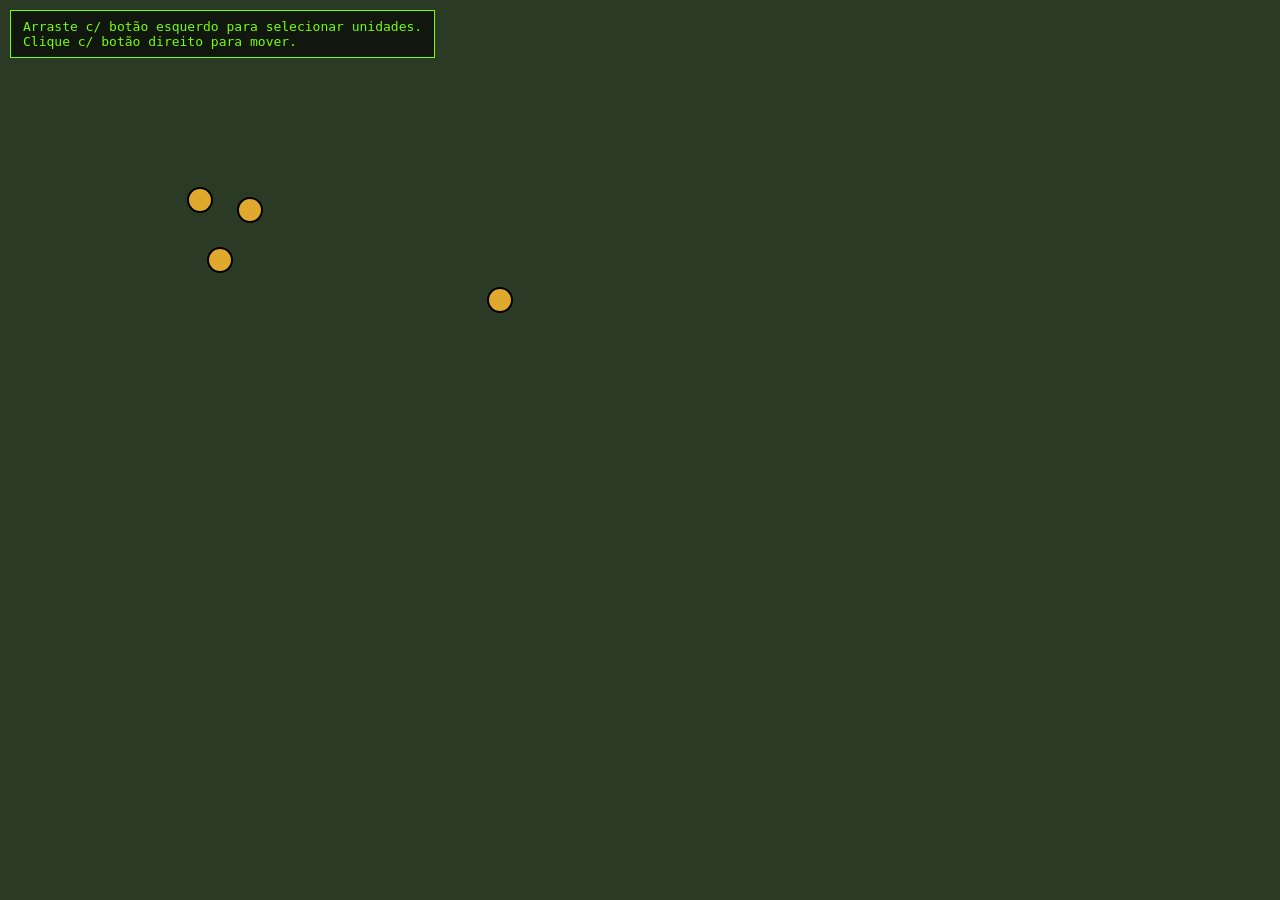
<file: c&ccopy.html>
<!DOCTYPE html>
<html lang="pt-BR">
<head>
  <meta charset="UTF-8">
  <title>RTS Web Prototype - C&C Style</title>
  <style>
    body {
      margin: 0;
      background: #111;
      overflow: hidden;
      font-family: monospace;
      user-select: none;
    }
    #gameCanvas {
      background: #2b3a24; /* Tom clássico de grama militar */
      display: block;
    }
    #ui {
      position: absolute;
      top: 10px;
      left: 10px;
      color: #76ff03;
      background: rgba(0,0,0,0.6);
      padding: 8px 12px;
      border: 1px solid #76ff03;
      font-size: 13px;
    }
  </style>
</head>
<body>
  <div id="ui">
    Arraste c/ botão esquerdo para selecionar unidades.<br>
    Clique c/ botão direito para mover.
  </div>
  <canvas id="gameCanvas"></canvas>

  <script>
    const canvas = document.getElementById('gameCanvas');
    const ctx = canvas.getContext('2d');

    canvas.width = window.innerWidth;
    canvas.height = window.innerHeight;

    // Desativa o menu de contexto do navegador no clique direito
    window.addEventListener('contextmenu', e => e.preventDefault());

    // Estado da seleção
    const selection = {
      active: false,
      startX: 0,
      startY: 0,
      currentX: 0,
      currentY: 0
    };

    // Classe básica da Unidade
    class Unit {
      constructor(x, y) {
        this.x = x;
        this.y = y;
        this.targetX = x;
        this.targetY = y;
        this.speed = 2.5;
        this.radius = 12;
        this.selected = false;
        this.color = '#e0a92d'; // Amarelo/Ouro estilo Nod/GDI
      }

      moveTo(x, y) {
        this.targetX = x;
        this.targetY = y;
      }

      update() {
        const dx = this.targetX - this.x;
        const dy = this.targetY - this.y;
        const dist = Math.hypot(dx, dy);

        if (dist > this.speed) {
          this.x += (dx / dist) * this.speed;
          this.y += (dy / dist) * this.speed;
        } else {
          this.x = this.targetX;
          this.y = this.targetY;
        }
      }

      draw(ctx) {
        // Círculo de seleção
        if (this.selected) {
          ctx.strokeStyle = '#00ff66';
          ctx.lineWidth = 2;
          ctx.beginPath();
          ctx.arc(this.x, this.y, this.radius + 5, 0, Math.PI * 2);
          ctx.stroke();
        }

        // Corpo da Unidade (ex: Tanque/Soldado simplificado)
        ctx.fillStyle = this.color;
        ctx.beginPath();
        ctx.arc(this.x, this.y, this.radius, 0, Math.PI * 2);
        ctx.fill();
        ctx.strokeStyle = '#000';
        ctx.lineWidth = 2;
        ctx.stroke();
      }
    }

    // Criando algumas unidades de teste
    const units = [
      new Unit(200, 200),
      new Unit(250, 210),
      new Unit(220, 260),
      new Unit(500, 300)
    ];

    // Inputs do Mouse
    window.addEventListener('mousedown', (e) => {
      if (e.button === 0) { // Botão esquerdo: Iniciar arrasto de seleção
        selection.active = true;
        selection.startX = e.clientX;
        selection.startY = e.clientY;
        selection.currentX = e.clientX;
        selection.currentY = e.clientY;
      } else if (e.button === 2) { // Botão direito: Comandar movimento
        const selectedUnits = units.filter(u => u.selected);
        
        // Distribui ligeiramente as unidades para não empilharem no mesmo pixel
        selectedUnits.forEach((u, index) => {
          const offset = (index - (selectedUnits.length - 1) / 2) * 20;
          u.moveTo(e.clientX + offset, e.clientY);
        });
      }
    });

    window.addEventListener('mousemove', (e) => {
      if (selection.active) {
        selection.currentX = e.clientX;
        selection.currentY = e.clientY;
      }
    });

    window.addEventListener('mouseup', (e) => {
      if (e.button === 0 && selection.active) {
        selection.active = false;

        const left = Math.min(selection.startX, selection.currentX);
        const right = Math.max(selection.startX, selection.currentX);
        const top = Math.min(selection.startY, selection.currentY);
        const bottom = Math.max(selection.startY, selection.currentY);

        const isSingleClick = Math.abs(selection.startX - selection.currentX) < 5 && 
                              Math.abs(selection.startY - selection.currentY) < 5;

        units.forEach(u => {
          if (isSingleClick) {
            // Clique simples seleciona a unidade sob o cursor
            const dist = Math.hypot(u.x - e.clientX, u.y - e.clientY);
            u.selected = dist <= u.radius + 4;
          } else {
            // Caixa de arrasto
            u.selected = (u.x >= left && u.x <= right && u.y >= top && u.y <= bottom);
          }
        });
      }
    });

    // Loop de Renderização / Simulação
    function loop() {
      ctx.clearRect(0, 0, canvas.width, canvas.height);

      // Atualiza e desenha unidades
      units.forEach(u => {
        u.update();
        u.draw(ctx);
      });

      // Desenha caixa de seleção
      if (selection.active) {
        const w = selection.currentX - selection.startX;
        const h = selection.currentY - selection.startY;

        ctx.strokeStyle = '#00ff66';
        ctx.lineWidth = 1;
        ctx.strokeRect(selection.startX, selection.startY, w, h);

        ctx.fillStyle = 'rgba(0, 255, 102, 0.15)';
        ctx.fillRect(selection.startX, selection.startY, w, h);
      }

      requestAnimationFrame(loop);
    }

    loop();
  </script>
</body>
</html>
</file>
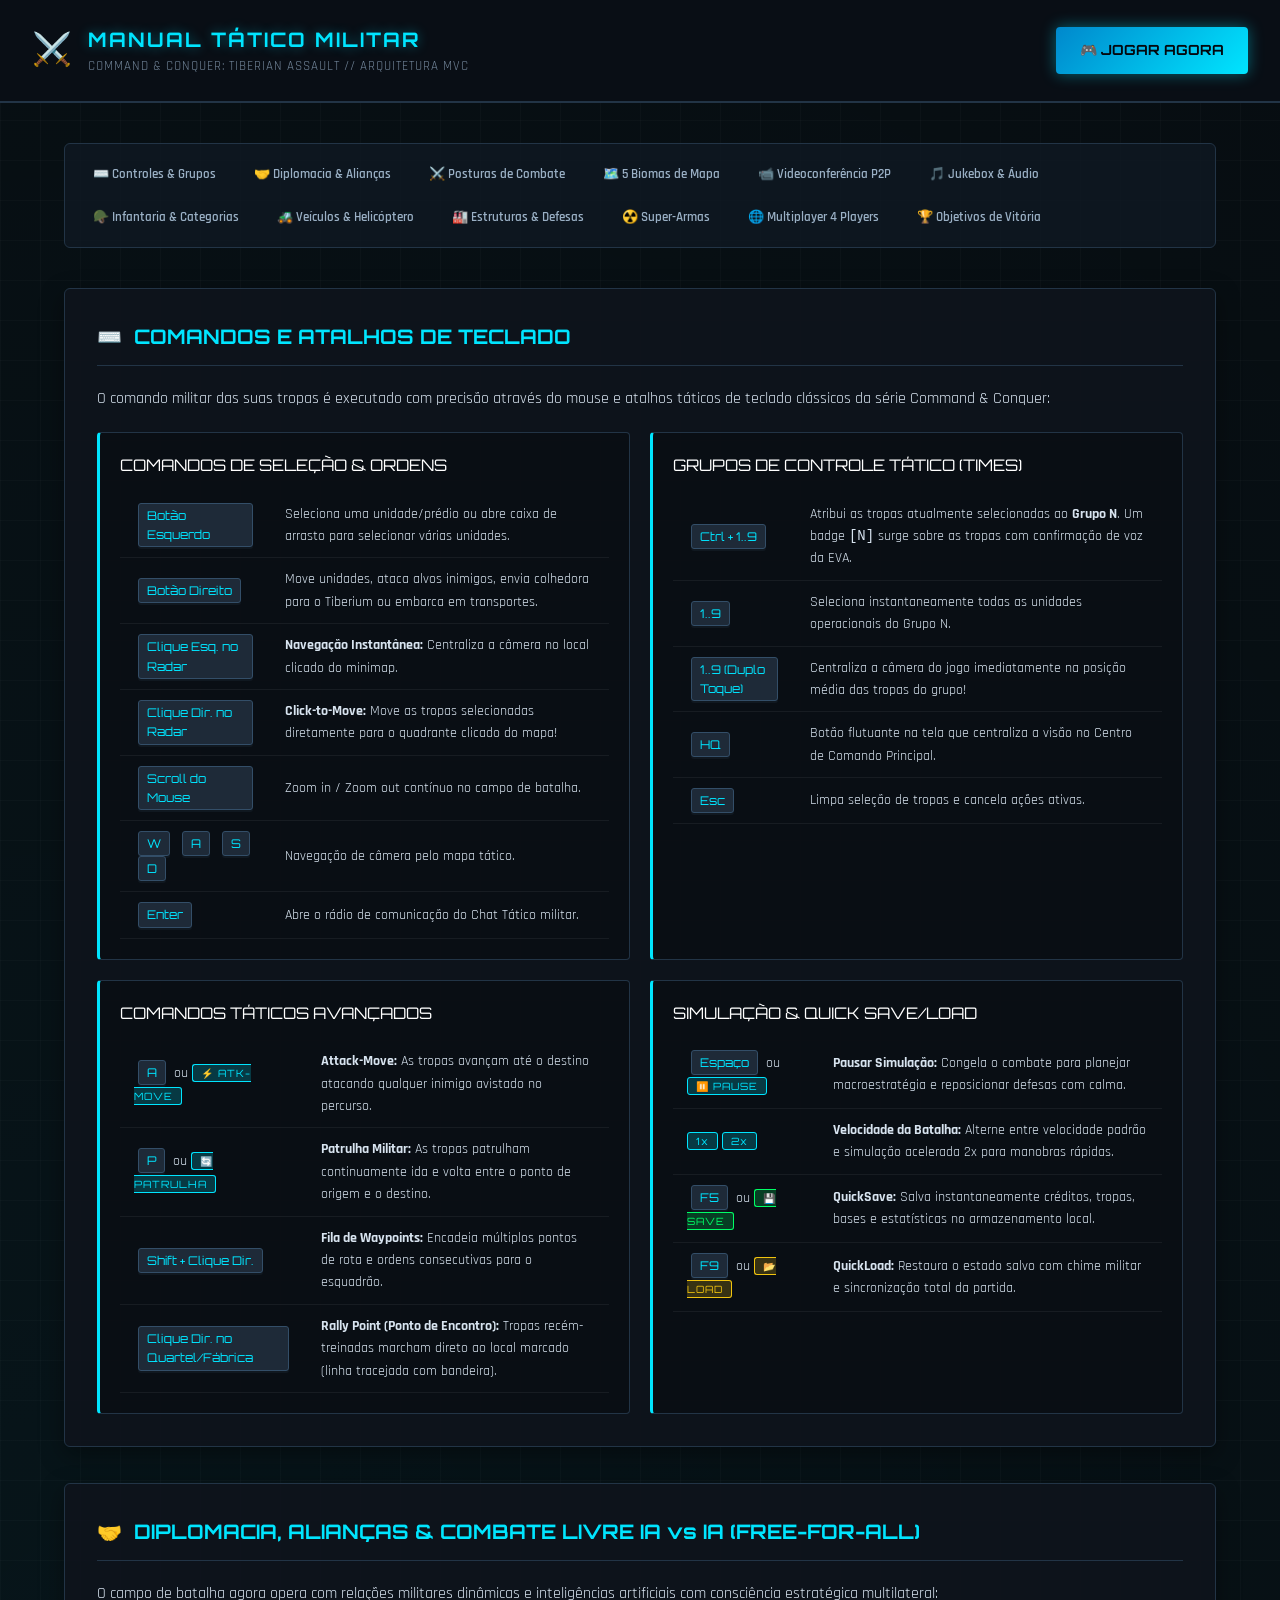
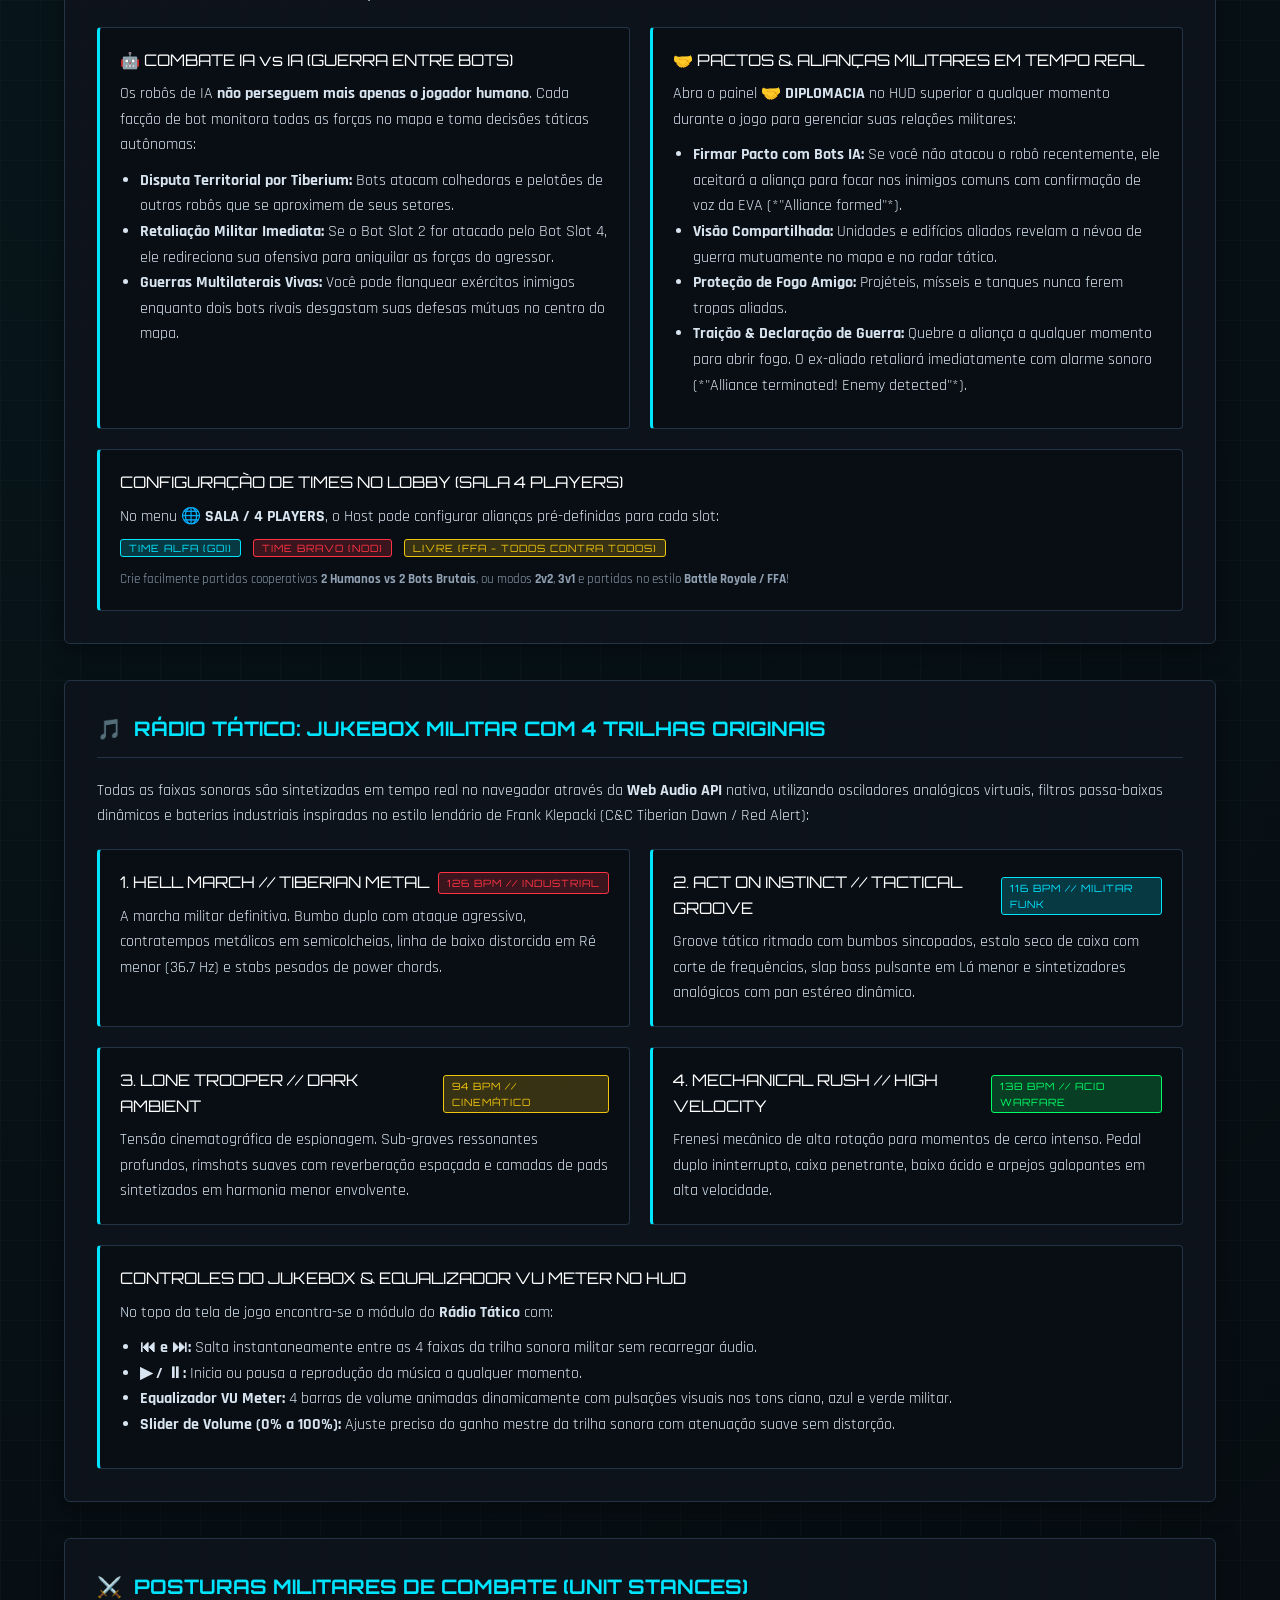
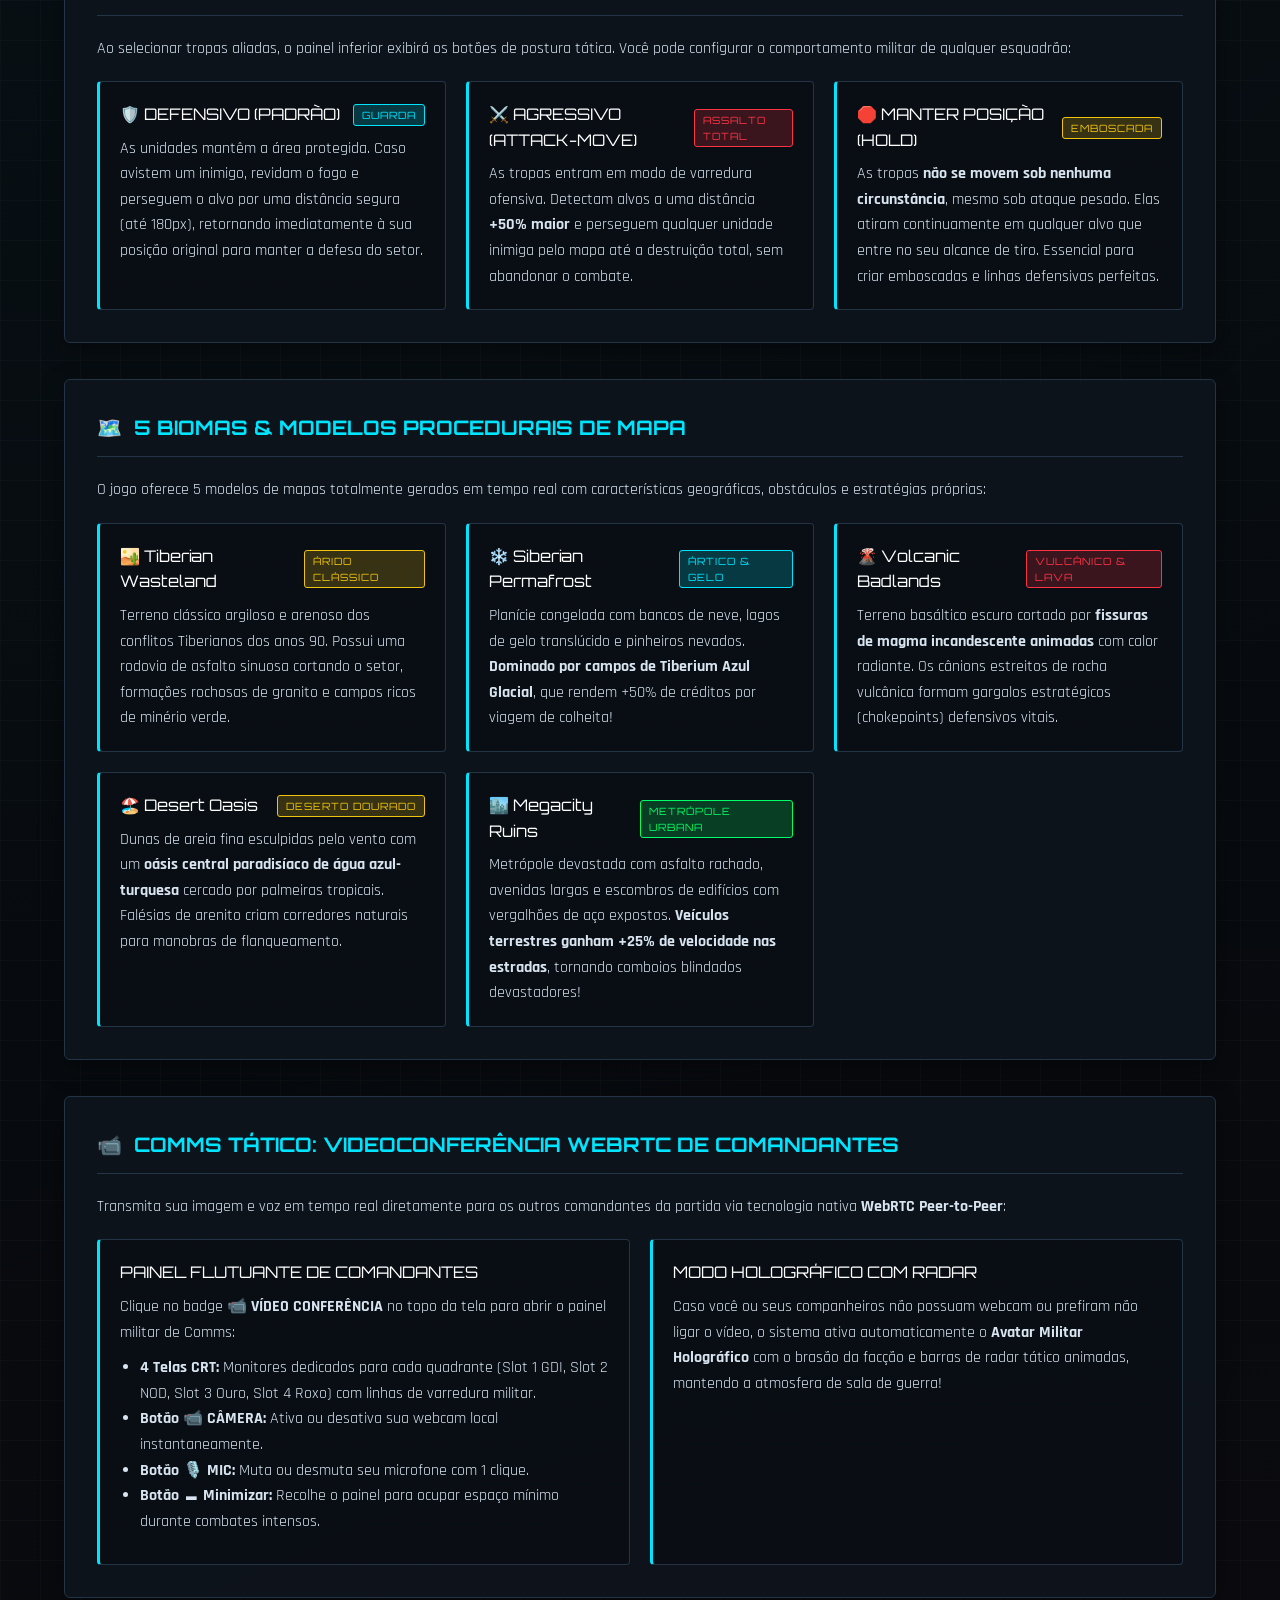
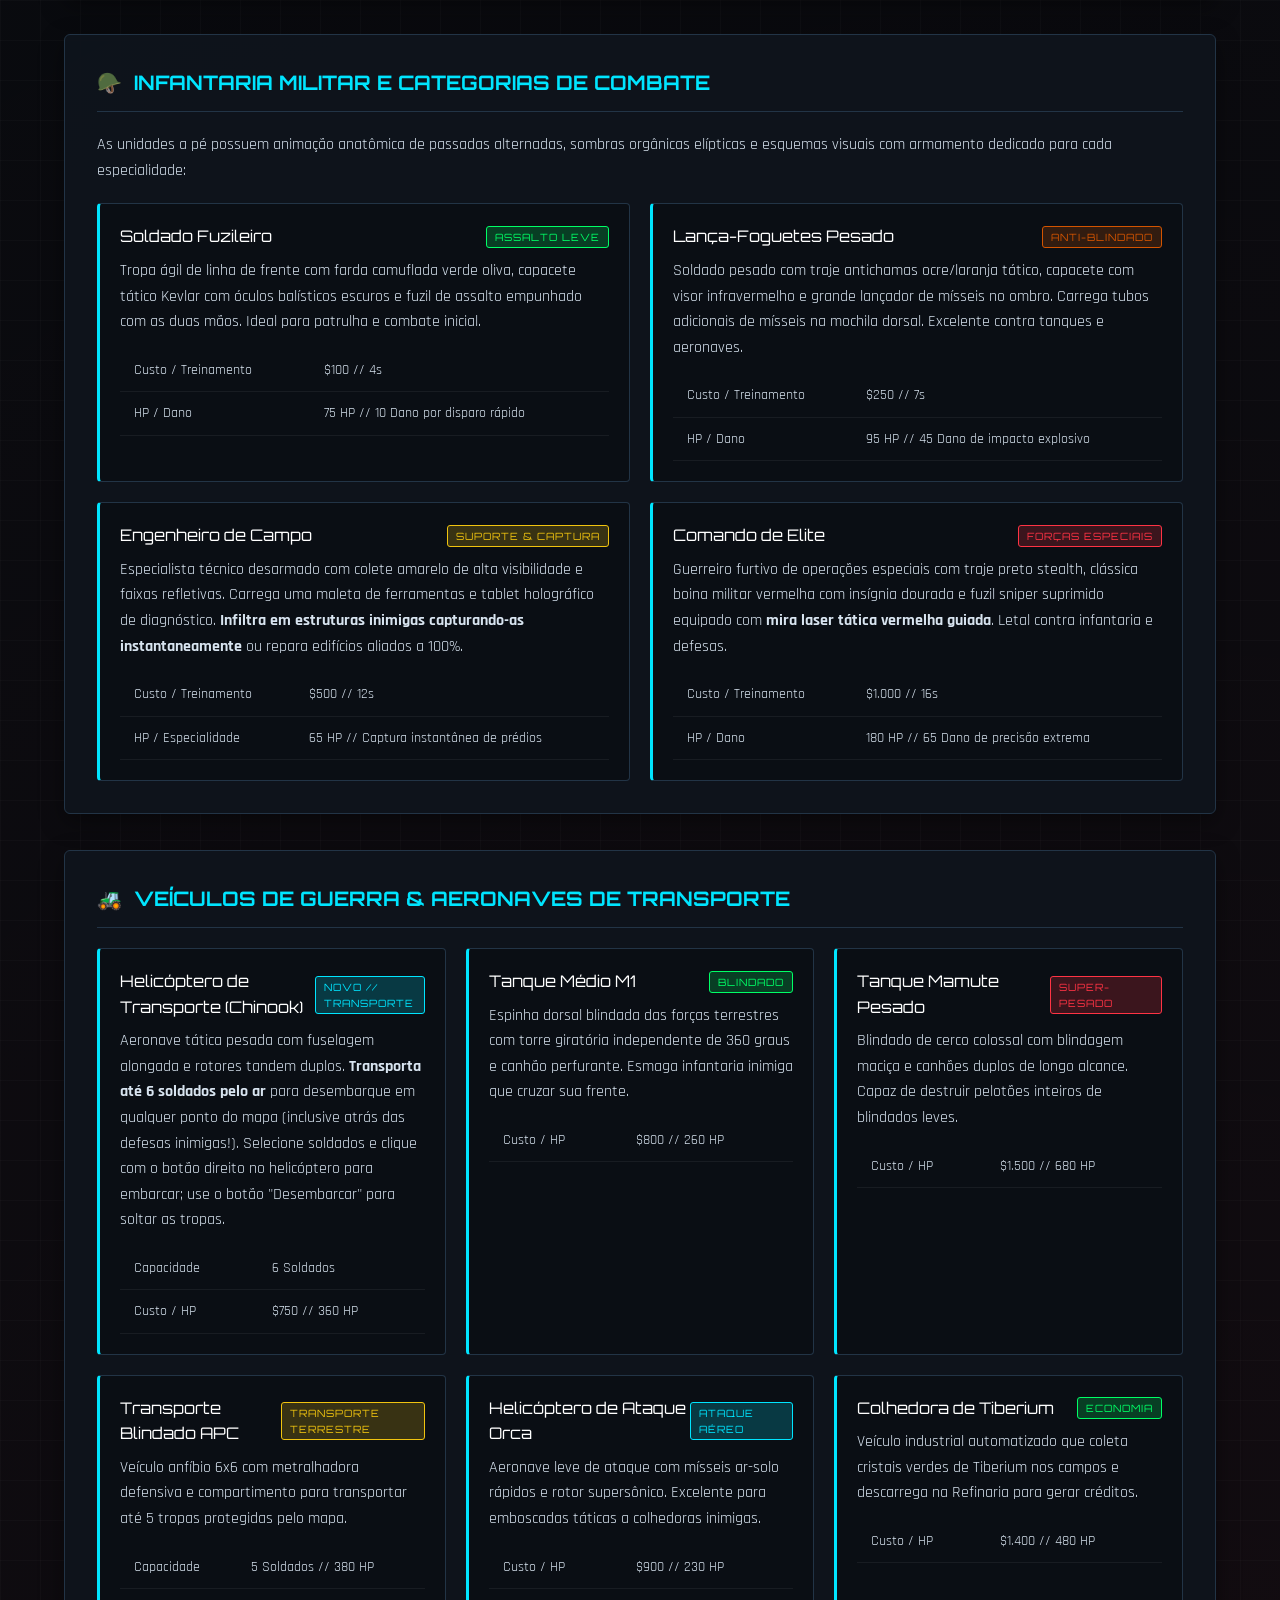
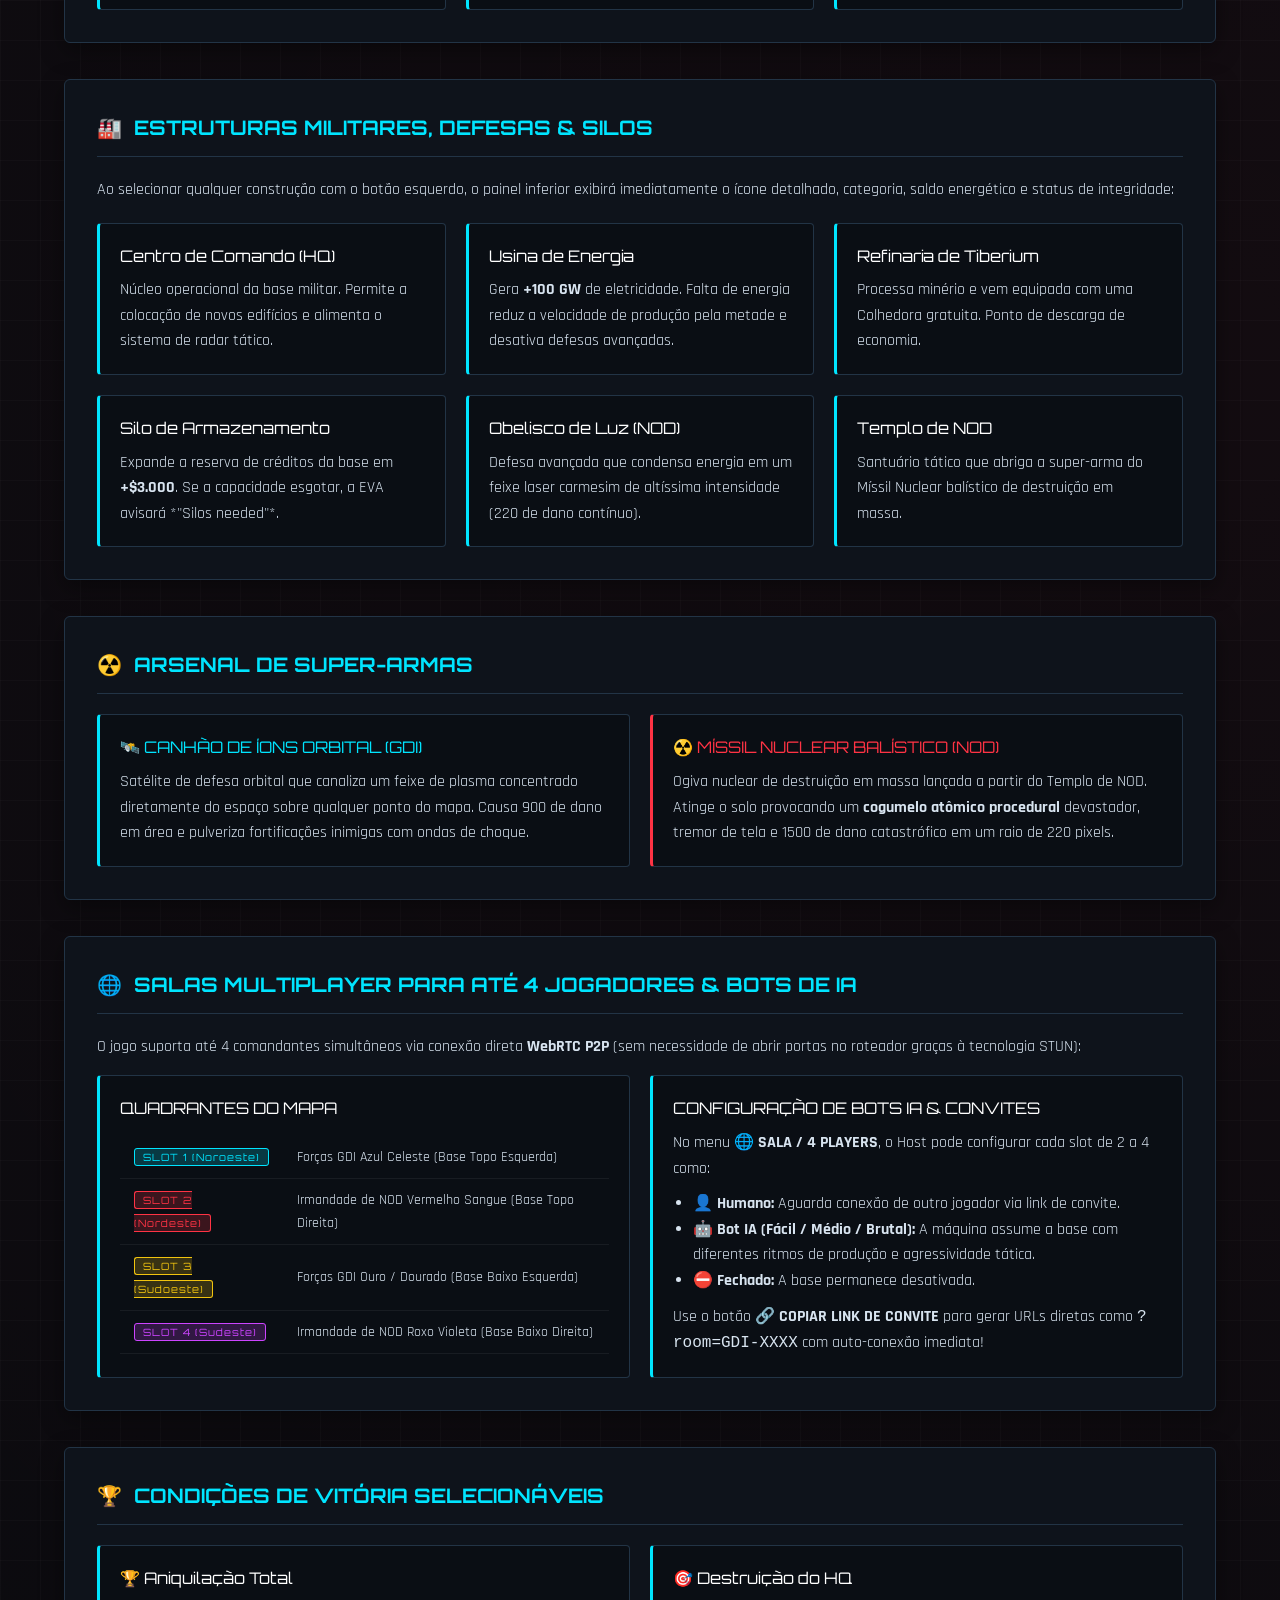
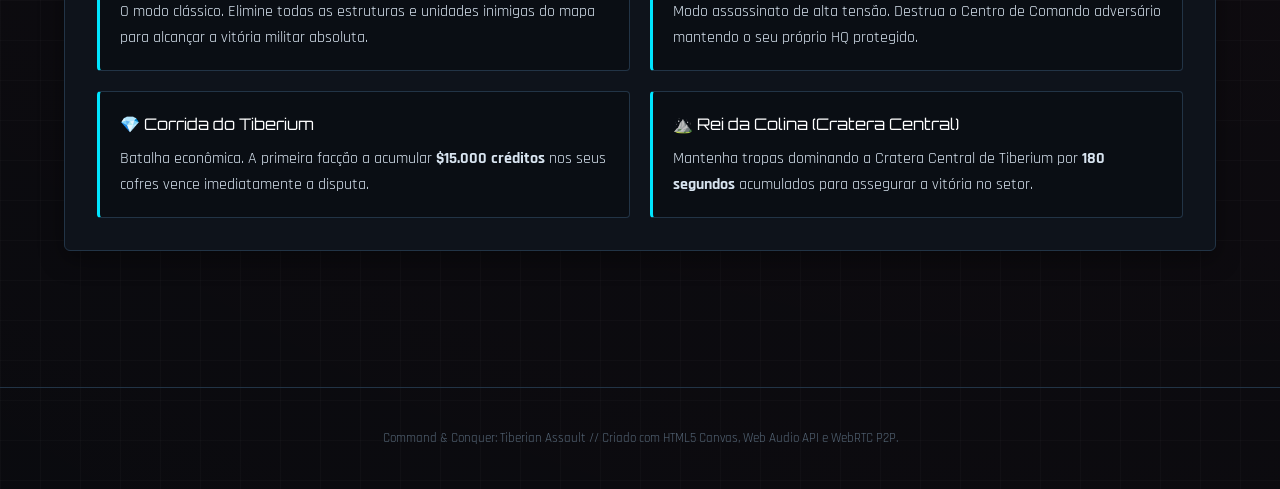
<file: manual.html>
<!DOCTYPE html>
<html lang="pt-BR">
<head>
  <meta charset="UTF-8">
  <meta name="viewport" content="width=device-width, initial-scale=1.0">
  <title>Manual Tático Militar // Command & Conquer: Tiberian Assault</title>
  <link rel="icon" href="data:image/svg+xml,<svg xmlns='http://www.w3.org/2000/svg' viewBox='0 0 100 100'><text y='.9em' font-size='90'>⚔️</text></svg>">
  <link rel="preconnect" href="https://fonts.googleapis.com">
  <link rel="preconnect" href="https://fonts.gstatic.com" crossorigin>
  <link href="https://fonts.googleapis.com/css2?family=Orbitron:wght@400;600;700;900&family=Rajdhani:wght@500;600;700&display=swap" rel="stylesheet">
  <style>
    :root {
      --bg: #070a0e;
      --panel: rgba(14, 20, 28, 0.95);
      --border: #223446;
      --cyan: #00e5ff;
      --green: #00ff66;
      --amber: #ffaa00;
      --red: #ff3344;
      --gold: #f1c40f;
      --font-tech: 'Orbitron', monospace, sans-serif;
      --font-body: 'Rajdhani', sans-serif;
    }

    * { box-sizing: border-box; margin: 0; padding: 0; }
    body {
      background: var(--bg);
      color: #d8e4f0;
      font-family: var(--font-body);
      font-size: 16px;
      line-height: 1.6;
      background-image: 
        radial-gradient(circle at 10% 20%, rgba(0, 229, 255, 0.05) 0%, transparent 40%),
        radial-gradient(circle at 90% 80%, rgba(255, 51, 68, 0.05) 0%, transparent 40%),
        linear-gradient(rgba(255, 255, 255, 0.02) 1px, transparent 1px),
        linear-gradient(90deg, rgba(255, 255, 255, 0.02) 1px, transparent 1px);
      background-size: 100% 100%, 100% 100%, 40px 40px, 40px 40px;
    }

    header {
      background: rgba(10, 15, 22, 0.98);
      border-bottom: 2px solid var(--border);
      padding: 24px 32px;
      position: sticky;
      top: 0;
      z-index: 100;
      display: flex;
      justify-content: space-between;
      align-items: center;
      backdrop-filter: blur(10px);
    }

    .brand {
      display: flex;
      align-items: center;
      gap: 16px;
    }
    .brand-logo {
      font-size: 32px;
    }
    .brand-text h1 {
      font-family: var(--font-tech);
      font-size: 20px;
      letter-spacing: 2px;
      color: var(--cyan);
      text-shadow: 0 0 12px rgba(0, 229, 255, 0.4);
    }
    .brand-text p {
      font-size: 13px;
      color: #728599;
      letter-spacing: 1px;
    }

    .btn-play {
      background: linear-gradient(135deg, #0088cc, #00e5ff);
      color: #04080e;
      font-family: var(--font-tech);
      font-weight: 700;
      font-size: 14px;
      padding: 12px 24px;
      border: none;
      border-radius: 4px;
      cursor: pointer;
      text-decoration: none;
      display: inline-flex;
      align-items: center;
      gap: 8px;
      box-shadow: 0 0 15px rgba(0, 229, 255, 0.4);
      transition: all 0.2s ease;
    }
    .btn-play:hover {
      transform: translateY(-2px);
      box-shadow: 0 0 25px rgba(0, 229, 255, 0.7);
    }

    .container {
      max-width: 1200px;
      margin: 0 auto;
      padding: 40px 24px 100px;
    }

    .nav-bar {
      display: flex;
      flex-wrap: wrap;
      gap: 10px;
      margin-bottom: 40px;
      background: rgba(16, 24, 34, 0.8);
      padding: 14px;
      border-radius: 6px;
      border: 1px solid var(--border);
    }
    .nav-bar a {
      color: #9ab0c5;
      text-decoration: none;
      font-size: 13px;
      font-weight: 600;
      padding: 6px 14px;
      border-radius: 3px;
      transition: all 0.2s ease;
    }
    .nav-bar a:hover {
      background: rgba(0, 229, 255, 0.15);
      color: var(--cyan);
    }

    .section {
      background: var(--panel);
      border: 1px solid var(--border);
      border-radius: 6px;
      padding: 32px;
      margin-bottom: 36px;
      box-shadow: 0 8px 24px rgba(0, 0, 0, 0.4);
    }

    .section-title {
      font-family: var(--font-tech);
      font-size: 20px;
      color: var(--cyan);
      margin-bottom: 20px;
      display: flex;
      align-items: center;
      gap: 12px;
      border-bottom: 1px solid var(--border);
      padding-bottom: 12px;
    }

    .grid-2 {
      display: grid;
      grid-template-columns: 1fr 1fr;
      gap: 20px;
    }
    .grid-3 {
      display: grid;
      grid-template-columns: repeat(auto-fit, minmax(320px, 1fr));
      gap: 20px;
    }

    .card {
      background: rgba(8, 12, 18, 0.75);
      border: 1px solid var(--border);
      border-radius: 4px;
      padding: 20px;
      position: relative;
    }
    .card.highlight {
      border-left: 3px solid var(--cyan);
    }
    .card.nod {
      border-left: 3px solid var(--red);
    }
    .card.gold {
      border-left: 3px solid var(--gold);
    }

    .card-title {
      font-family: var(--font-tech);
      font-size: 16px;
      color: #fff;
      margin-bottom: 8px;
      display: flex;
      justify-content: space-between;
      align-items: center;
    }

    .badge {
      font-size: 10px;
      padding: 2px 8px;
      border-radius: 3px;
      font-family: var(--font-tech);
      letter-spacing: 1px;
    }
    .badge-cyan { background: rgba(0, 229, 255, 0.2); color: var(--cyan); border: 1px solid var(--cyan); }
    .badge-red { background: rgba(255, 51, 68, 0.2); color: var(--red); border: 1px solid var(--red); }
    .badge-gold { background: rgba(241, 196, 15, 0.2); color: var(--gold); border: 1px solid var(--gold); }
    .badge-green { background: rgba(0, 255, 102, 0.2); color: var(--green); border: 1px solid var(--green); }

    .key {
      display: inline-block;
      background: #1e2a38;
      color: #00e5ff;
      border: 1px solid #334e68;
      border-radius: 3px;
      padding: 2px 8px;
      font-family: var(--font-tech);
      font-size: 12px;
      margin: 0 4px;
      box-shadow: 0 2px 0 #101820;
    }

    table {
      width: 100%;
      border-collapse: collapse;
      margin-top: 14px;
    }
    th, td {
      padding: 10px 14px;
      text-align: left;
      border-bottom: 1px solid rgba(255, 255, 255, 0.06);
      font-size: 14px;
    }
    th {
      font-family: var(--font-tech);
      color: #728599;
      font-size: 12px;
    }

    footer {
      text-align: center;
      padding: 40px;
      border-top: 1px solid var(--border);
      color: #556677;
      font-size: 13px;
    }
  </style>
</head>
<body>

  <header>
    <div class="brand">
      <span class="brand-logo">⚔️</span>
      <div class="brand-text">
        <h1>MANUAL TÁTICO MILITAR</h1>
        <p>COMMAND & CONQUER: TIBERIAN ASSAULT // ARQUITETURA MVC</p>
      </div>
    </div>
    <a href="index.html" class="btn-play">🎮 JOGAR AGORA</a>
  </header>

  <div class="container">
    
    <nav class="nav-bar">
      <a href="#controles">⌨️ Controles & Grupos</a>
      <a href="#diplomacia">🤝 Diplomacia & Alianças</a>
      <a href="#posturas">⚔️ Posturas de Combate</a>
      <a href="#mapas">🗺️ 5 Biomas de Mapa</a>
      <a href="#comms">📹 Videoconferência P2P</a>
      <a href="#trilha">🎵 Jukebox & Áudio</a>
      <a href="#infantaria">🪖 Infantaria & Categorias</a>
      <a href="#veiculos">🚜 Veículos & Helicóptero</a>
      <a href="#estruturas">🏭 Estruturas & Defesas</a>
      <a href="#superarmas">☢️ Super-Armas</a>
      <a href="#multiplayer">🌐 Multiplayer 4 Players</a>
      <a href="#vitoria">🏆 Objetivos de Vitória</a>
    </nav>

    <!-- 1. CONTROLES E ATALHOS -->
    <section class="section" id="controles">
      <h2 class="section-title"><span>⌨️</span> COMANDOS E ATALHOS DE TECLADO</h2>
      <p style="margin-bottom: 20px;">O comando militar das suas tropas é executado com precisão através do mouse e atalhos táticos de teclado clássicos da série Command & Conquer:</p>
      
      <div class="grid-2">
        <div class="card highlight">
          <div class="card-title">COMANDOS DE SELEÇÃO & ORDENS</div>
          <table>
            <tr><td><span class="key">Botão Esquerdo</span></td><td>Seleciona uma unidade/prédio ou abre caixa de arrasto para selecionar várias unidades.</td></tr>
            <tr><td><span class="key">Botão Direito</span></td><td>Move unidades, ataca alvos inimigos, envia colhedora para o Tiberium ou embarca em transportes.</td></tr>
            <tr><td><span class="key">Clique Esq. no Radar</span></td><td><strong>Navegação Instantânea:</strong> Centraliza a câmera no local clicado do minimap.</td></tr>
            <tr><td><span class="key">Clique Dir. no Radar</span></td><td><strong>Click-to-Move:</strong> Move as tropas selecionadas diretamente para o quadrante clicado do mapa!</td></tr>
            <tr><td><span class="key">Scroll do Mouse</span></td><td>Zoom in / Zoom out contínuo no campo de batalha.</td></tr>
            <tr><td><span class="key">W</span> <span class="key">A</span> <span class="key">S</span> <span class="key">D</span></td><td>Navegação de câmera pelo mapa tático.</td></tr>
            <tr><td><span class="key">Enter</span></td><td>Abre o rádio de comunicação do Chat Tático militar.</td></tr>
          </table>
        </div>

        <div class="card highlight">
          <div class="card-title">GRUPOS DE CONTROLE TÁTICO (TIMES)</div>
          <table>
            <tr><td><span class="key">Ctrl + 1..9</span></td><td>Atribui as tropas atualmente selecionadas ao <strong>Grupo N</strong>. Um badge <code>[N]</code> surge sobre as tropas com confirmação de voz da EVA.</td></tr>
            <tr><td><span class="key">1..9</span></td><td>Seleciona instantaneamente todas as unidades operacionais do Grupo N.</td></tr>
            <tr><td><span class="key">1..9 (Duplo Toque)</span></td><td>Centraliza a câmera do jogo imediatamente na posição média das tropas do grupo!</td></tr>
            <tr><td><span class="key">HQ</span></td><td>Botão flutuante na tela que centraliza a visão no Centro de Comando Principal.</td></tr>
            <tr><td><span class="key">Esc</span></td><td>Limpa seleção de tropas e cancela ações ativas.</td></tr>
          </table>
        </div>

        <div class="card highlight">
          <div class="card-title">COMANDOS TÁTICOS AVANÇADOS</div>
          <table>
            <tr><td><span class="key">A</span> ou <span class="badge badge-cyan">⚡ ATK-MOVE</span></td><td><strong>Attack-Move:</strong> As tropas avançam até o destino atacando qualquer inimigo avistado no percurso.</td></tr>
            <tr><td><span class="key">P</span> ou <span class="badge badge-cyan">🔄 PATRULHA</span></td><td><strong>Patrulha Militar:</strong> As tropas patrulham continuamente ida e volta entre o ponto de origem e o destino.</td></tr>
            <tr><td><span class="key">Shift + Clique Dir.</span></td><td><strong>Fila de Waypoints:</strong> Encadeia múltiplos pontos de rota e ordens consecutivas para o esquadrão.</td></tr>
            <tr><td><span class="key">Clique Dir. no Quartel/Fábrica</span></td><td><strong>Rally Point (Ponto de Encontro):</strong> Tropas recém-treinadas marcham direto ao local marcado (linha tracejada com bandeira).</td></tr>
          </table>
        </div>

        <div class="card highlight">
          <div class="card-title">SIMULAÇÃO & QUICK SAVE/LOAD</div>
          <table>
            <tr><td><span class="key">Espaço</span> ou <span class="badge badge-cyan">⏸️ PAUSE</span></td><td><strong>Pausar Simulação:</strong> Congela o combate para planejar macroestratégia e reposicionar defesas com calma.</td></tr>
            <tr><td><span class="badge badge-cyan">1x</span> <span class="badge badge-cyan">2x</span></td><td><strong>Velocidade da Batalha:</strong> Alterne entre velocidade padrão e simulação acelerada 2x para manobras rápidas.</td></tr>
            <tr><td><span class="key">F5</span> ou <span class="badge badge-green">💾 SAVE</span></td><td><strong>QuickSave:</strong> Salva instantaneamente créditos, tropas, bases e estatísticas no armazenamento local.</td></tr>
            <tr><td><span class="key">F9</span> ou <span class="badge badge-gold">📂 LOAD</span></td><td><strong>QuickLoad:</strong> Restaura o estado salvo com chime militar e sincronização total da partida.</td></tr>
          </table>
        </div>
      </div>
    </section>

    <!-- 2. DIPLOMACIA, ALIANÇAS & GUERRA IA vs IA -->
    <section class="section" id="diplomacia">
      <h2 class="section-title"><span>🤝</span> DIPLOMACIA, ALIANÇAS & COMBATE LIVRE IA vs IA (FREE-FOR-ALL)</h2>
      <p style="margin-bottom: 20px;">O campo de batalha agora opera com relações militares dinâmicas e inteligências artificiais com consciência estratégica multilateral:</p>

      <div class="grid-2">
        <div class="card highlight">
          <div class="card-title">🤖 COMBATE IA vs IA (GUERRA ENTRE BOTS)</div>
          <p>Os robôs de IA <strong>não perseguem mais apenas o jogador humano</strong>. Cada facção de bot monitora todas as forças no mapa e toma decisões táticas autônomas:</p>
          <ul style="margin: 10px 0 10px 20px;">
            <li><strong>Disputa Territorial por Tiberium:</strong> Bots atacam colhedoras e pelotões de outros robôs que se aproximem de seus setores.</li>
            <li><strong>Retaliação Militar Imediata:</strong> Se o Bot Slot 2 for atacado pelo Bot Slot 4, ele redireciona sua ofensiva para aniquilar as forças do agressor.</li>
            <li><strong>Guerras Multilaterais Vivas:</strong> Você pode flanquear exércitos inimigos enquanto dois bots rivais desgastam suas defesas mútuas no centro do mapa.</li>
          </ul>
        </div>

        <div class="card highlight">
          <div class="card-title">🤝 PACTOS & ALIANÇAS MILITARES EM TEMPO REAL</div>
          <p>Abra o painel <strong>🤝 DIPLOMACIA</strong> no HUD superior a qualquer momento durante o jogo para gerenciar suas relações militares:</p>
          <ul style="margin: 10px 0 10px 20px;">
            <li><strong>Firmar Pacto com Bots IA:</strong> Se você não atacou o robô recentemente, ele aceitará a aliança para focar nos inimigos comuns com confirmação de voz da EVA (*"Alliance formed"*).</li>
            <li><strong>Visão Compartilhada:</strong> Unidades e edifícios aliados revelam a névoa de guerra mutuamente no mapa e no radar tático.</li>
            <li><strong>Proteção de Fogo Amigo:</strong> Projéteis, mísseis e tanques nunca ferem tropas aliadas.</li>
            <li><strong>Traição & Declaração de Guerra:</strong> Quebre a aliança a qualquer momento para abrir fogo. O ex-aliado retaliará imediatamente com alarme sonoro (*"Alliance terminated! Enemy detected"*).</li>
          </ul>
        </div>
      </div>

      <div class="card highlight" style="margin-top: 20px;">
        <div class="card-title">CONFIGURAÇÃO DE TIMES NO LOBBY (SALA 4 PLAYERS)</div>
        <p>No menu <strong>🌐 SALA / 4 PLAYERS</strong>, o Host pode configurar alianças pré-definidas para cada slot:</p>
        <p style="margin-top: 6px;">
          <span class="badge badge-cyan">TIME ALFA (GDI)</span>
          <span class="badge badge-red" style="margin-left: 8px;">TIME BRAVO (NOD)</span>
          <span class="badge badge-gold" style="margin-left: 8px;">LIVRE (FFA - TODOS CONTRA TODOS)</span>
        </p>
        <p style="margin-top: 8px; font-size: 13px; color: #8fa0b2;">Crie facilmente partidas cooperativas <strong>2 Humanos vs 2 Bots Brutais</strong>, ou modos <strong>2v2</strong>, <strong>3v1</strong> e partidas no estilo <strong>Battle Royale / FFA</strong>!</p>
      </div>
    </section>

    <!-- 3. JUKEBOX MILITAR & SISTEMA DE ÁUDIO -->
    <section class="section" id="trilha">
      <h2 class="section-title"><span>🎵</span> RÁDIO TÁTICO: JUKEBOX MILITAR COM 4 TRILHAS ORIGINAIS</h2>
      <p style="margin-bottom: 20px;">Todas as faixas sonoras são sintetizadas em tempo real no navegador através da <strong>Web Audio API</strong> nativa, utilizando osciladores analógicos virtuais, filtros passa-baixas dinâmicos e baterias industriais inspiradas no estilo lendário de Frank Klepacki (C&C Tiberian Dawn / Red Alert):</p>

      <div class="grid-2">
        <div class="card highlight">
          <div class="card-title">
            <span>1. HELL MARCH // TIBERIAN METAL</span>
            <span class="badge badge-red">126 BPM // INDUSTRIAL</span>
          </div>
          <p>A marcha militar definitiva. Bumbo duplo com ataque agressivo, contratempos metálicos em semicolcheias, linha de baixo distorcida em Ré menor (36.7 Hz) e stabs pesados de power chords.</p>
        </div>

        <div class="card highlight">
          <div class="card-title">
            <span>2. ACT ON INSTINCT // TACTICAL GROOVE</span>
            <span class="badge badge-cyan">116 BPM // MILITAR FUNK</span>
          </div>
          <p>Groove tático ritmado com bumbos sincopados, estalo seco de caixa com corte de frequências, slap bass pulsante em Lá menor e sintetizadores analógicos com pan estéreo dinâmico.</p>
        </div>

        <div class="card highlight">
          <div class="card-title">
            <span>3. LONE TROOPER // DARK AMBIENT</span>
            <span class="badge badge-gold">94 BPM // CINEMÁTICO</span>
          </div>
          <p>Tensão cinematográfica de espionagem. Sub-graves ressonantes profundos, rimshots suaves com reverberação espaçada e camadas de pads sintetizados em harmonia menor envolvente.</p>
        </div>

        <div class="card highlight">
          <div class="card-title">
            <span>4. MECHANICAL RUSH // HIGH VELOCITY</span>
            <span class="badge badge-green">138 BPM // ACID WARFARE</span>
          </div>
          <p>Frenesi mecânico de alta rotação para momentos de cerco intenso. Pedal duplo ininterrupto, caixa penetrante, baixo ácido e arpejos galopantes em alta velocidade.</p>
        </div>
      </div>

      <div class="card highlight" style="margin-top: 20px;">
        <div class="card-title">CONTROLES DO JUKEBOX & EQUALIZADOR VU METER NO HUD</div>
        <p>No topo da tela de jogo encontra-se o módulo do <strong>Rádio Tático</strong> com:</p>
        <ul style="margin: 10px 0 10px 20px;">
          <li><strong>⏮ e ⏭:</strong> Salta instantaneamente entre as 4 faixas da trilha sonora militar sem recarregar áudio.</li>
          <li><strong>▶ / ⏸:</strong> Inicia ou pausa a reprodução da música a qualquer momento.</li>
          <li><strong>Equalizador VU Meter:</strong> 4 barras de volume animadas dinamicamente com pulsações visuais nos tons ciano, azul e verde militar.</li>
          <li><strong>Slider de Volume (0% a 100%):</strong> Ajuste preciso do ganho mestre da trilha sonora com atenuação suave sem distorção.</li>
        </ul>
      </div>
    </section>

    <!-- 3. POSTURAS DE COMBATE DAS TROPAS -->
    <section class="section" id="posturas">
      <h2 class="section-title"><span>⚔️</span> POSTURAS MILITARES DE COMBATE (UNIT STANCES)</h2>
      <p style="margin-bottom: 20px;">Ao selecionar tropas aliadas, o painel inferior exibirá os botões de postura tática. Você pode configurar o comportamento militar de qualquer esquadrão:</p>

      <div class="grid-3">
        <div class="card highlight">
          <div class="card-title">
            <span>🛡️ DEFENSIVO (PADRÃO)</span>
            <span class="badge badge-cyan">GUARDA</span>
          </div>
          <p>As unidades mantêm a área protegida. Caso avistem um inimigo, revidam o fogo e perseguem o alvo por uma distância segura (até 180px), retornando imediatamente à sua posição original para manter a defesa do setor.</p>
        </div>

        <div class="card highlight">
          <div class="card-title">
            <span>⚔️ AGRESSIVO (ATTACK-MOVE)</span>
            <span class="badge badge-red">ASSALTO TOTAL</span>
          </div>
          <p>As tropas entram em modo de varredura ofensiva. Detectam alvos a uma distância <strong>+50% maior</strong> e perseguem qualquer unidade inimiga pelo mapa até a destruição total, sem abandonar o combate.</p>
        </div>

        <div class="card highlight">
          <div class="card-title">
            <span>🛑 MANTER POSIÇÃO (HOLD)</span>
            <span class="badge badge-gold">EMBOSCADA</span>
          </div>
          <p>As tropas <strong>não se movem sob nenhuma circunstância</strong>, mesmo sob ataque pesado. Elas atiram continuamente em qualquer alvo que entre no seu alcance de tiro. Essencial para criar emboscadas e linhas defensivas perfeitas.</p>
        </div>
      </div>
    </section>

    <!-- 4. BIOMAS & MODELOS DE MAPA -->
    <section class="section" id="mapas">
      <h2 class="section-title"><span>🗺️</span> 5 BIOMAS & MODELOS PROCEDURAIS DE MAPA</h2>
      <p style="margin-bottom: 20px;">O jogo oferece 5 modelos de mapas totalmente gerados em tempo real com características geográficas, obstáculos e estratégias próprias:</p>

      <div class="grid-3">
        <div class="card highlight">
          <div class="card-title">
            <span>🏜️ Tiberian Wasteland</span>
            <span class="badge badge-gold">ÁRIDO CLÁSSICO</span>
          </div>
          <p>Terreno clássico argiloso e arenoso dos conflitos Tiberianos dos anos 90. Possui uma rodovia de asfalto sinuosa cortando o setor, formações rochosas de granito e campos ricos de minério verde.</p>
        </div>

        <div class="card highlight">
          <div class="card-title">
            <span>❄️ Siberian Permafrost</span>
            <span class="badge badge-cyan">ÁRTICO & GELO</span>
          </div>
          <p>Planície congelada com bancos de neve, lagos de gelo translúcido e pinheiros nevados. <strong>Dominado por campos de Tiberium Azul Glacial</strong>, que rendem +50% de créditos por viagem de colheita!</p>
        </div>

        <div class="card highlight">
          <div class="card-title">
            <span>🌋 Volcanic Badlands</span>
            <span class="badge badge-red">VULCÂNICO & LAVA</span>
          </div>
          <p>Terreno basáltico escuro cortado por <strong>fissuras de magma incandescente animadas</strong> com calor radiante. Os cânions estreitos de rocha vulcânica formam gargalos estratégicos (chokepoints) defensivos vitais.</p>
        </div>

        <div class="card highlight">
          <div class="card-title">
            <span>🏖️ Desert Oasis</span>
            <span class="badge badge-gold">DESERTO DOURADO</span>
          </div>
          <p>Dunas de areia fina esculpidas pelo vento com um <strong>oásis central paradisíaco de água azul-turquesa</strong> cercado por palmeiras tropicais. Falésias de arenito criam corredores naturais para manobras de flanqueamento.</p>
        </div>

        <div class="card highlight">
          <div class="card-title">
            <span>🏙️ Megacity Ruins</span>
            <span class="badge badge-green">METRÓPOLE URBANA</span>
          </div>
          <p>Metrópole devastada com asfalto rachado, avenidas largas e escombros de edifícios com vergalhões de aço expostos. <strong>Veículos terrestres ganham +25% de velocidade nas estradas</strong>, tornando comboios blindados devastadores!</p>
        </div>
      </div>
    </section>

    <!-- 5. VIDEOCONFERÊNCIA WEBRTC -->
    <section class="section" id="comms">
      <h2 class="section-title"><span>📹</span> COMMS TÁTICO: VIDEOCONFERÊNCIA WEBRTC DE COMANDANTES</h2>
      <p style="margin-bottom: 20px;">Transmita sua imagem e voz em tempo real diretamente para os outros comandantes da partida via tecnologia nativa <strong>WebRTC Peer-to-Peer</strong>:</p>

      <div class="grid-2">
        <div class="card highlight">
          <div class="card-title">PAINEL FLUTUANTE DE COMANDANTES</div>
          <p>Clique no badge <strong>📹 VÍDEO CONFERÊNCIA</strong> no topo da tela para abrir o painel militar de Comms:</p>
          <ul style="margin: 10px 0 10px 20px;">
            <li><strong>4 Telas CRT:</strong> Monitores dedicados para cada quadrante (Slot 1 GDI, Slot 2 NOD, Slot 3 Ouro, Slot 4 Roxo) com linhas de varredura militar.</li>
            <li><strong>Botão 📹 CÂMERA:</strong> Ativa ou desativa sua webcam local instantaneamente.</li>
            <li><strong>Botão 🎙️ MIC:</strong> Muta ou desmuta seu microfone com 1 clique.</li>
            <li><strong>Botão 🗕 Minimizar:</strong> Recolhe o painel para ocupar espaço mínimo durante combates intensos.</li>
          </ul>
        </div>

        <div class="card highlight">
          <div class="card-title">MODO HOLOGRÁFICO COM RADAR</div>
          <p>Caso você ou seus companheiros não possuam webcam ou prefiram não ligar o vídeo, o sistema ativa automaticamente o <strong>Avatar Militar Holográfico</strong> com o brasão da facção e barras de radar tático animadas, mantendo a atmosfera de sala de guerra!</p>
        </div>
      </div>
    </section>

    <!-- 6. INFANTARIA E CATEGORIAS -->
    <section class="section" id="infantaria">
      <h2 class="section-title"><span>🪖</span> INFANTARIA MILITAR E CATEGORIAS DE COMBATE</h2>
      <p style="margin-bottom: 20px;">As unidades a pé possuem animação anatômica de passadas alternadas, sombras orgânicas elípticas e esquemas visuais com armamento dedicado para cada especialidade:</p>

      <div class="grid-2">
        <div class="card highlight">
          <div class="card-title">
            <span>Soldado Fuzileiro</span>
            <span class="badge badge-green">ASSALTO LEVE</span>
          </div>
          <p>Tropa ágil de linha de frente com farda camuflada verde oliva, capacete tático Kevlar com óculos balísticos escuros e fuzil de assalto empunhado com as duas mãos. Ideal para patrulha e combate inicial.</p>
          <table>
            <tr><td>Custo / Treinamento</td><td>$100 // 4s</td></tr>
            <tr><td>HP / Dano</td><td>75 HP // 10 Dano por disparo rápido</td></tr>
          </table>
        </div>

        <div class="card highlight">
          <div class="card-title">
            <span>Lança-Foguetes Pesado</span>
            <span class="badge badge-amber" style="background: rgba(211,84,0,0.2); color: #d35400; border: 1px solid #d35400;">ANTI-BLINDADO</span>
          </div>
          <p>Soldado pesado com traje antichamas ocre/laranja tático, capacete com visor infravermelho e grande lançador de mísseis no ombro. Carrega tubos adicionais de mísseis na mochila dorsal. Excelente contra tanques e aeronaves.</p>
          <table>
            <tr><td>Custo / Treinamento</td><td>$250 // 7s</td></tr>
            <tr><td>HP / Dano</td><td>95 HP // 45 Dano de impacto explosivo</td></tr>
          </table>
        </div>

        <div class="card highlight">
          <div class="card-title">
            <span>Engenheiro de Campo</span>
            <span class="badge badge-gold">SUPORTE & CAPTURA</span>
          </div>
          <p>Especialista técnico desarmado com colete amarelo de alta visibilidade e faixas refletivas. Carrega uma maleta de ferramentas e tablet holográfico de diagnóstico. <strong>Infiltra em estruturas inimigas capturando-as instantaneamente</strong> ou repara edifícios aliados a 100%.</p>
          <table>
            <tr><td>Custo / Treinamento</td><td>$500 // 12s</td></tr>
            <tr><td>HP / Especialidade</td><td>65 HP // Captura instantânea de prédios</td></tr>
          </table>
        </div>

        <div class="card highlight">
          <div class="card-title">
            <span>Comando de Elite</span>
            <span class="badge badge-red">FORÇAS ESPECIAIS</span>
          </div>
          <p>Guerreiro furtivo de operações especiais com traje preto stealth, clássica boina militar vermelha com insígnia dourada e fuzil sniper suprimido equipado com <strong>mira laser tática vermelha guiada</strong>. Letal contra infantaria e defesas.</p>
          <table>
            <tr><td>Custo / Treinamento</td><td>$1.000 // 16s</td></tr>
            <tr><td>HP / Dano</td><td>180 HP // 65 Dano de precisão extrema</td></tr>
          </table>
        </div>
      </div>
    </section>

    <!-- 3. VEÍCULOS E AERONAVES -->
    <section class="section" id="veiculos">
      <h2 class="section-title"><span>🚜</span> VEÍCULOS DE GUERRA & AERONAVES DE TRANSPORTE</h2>
      
      <div class="grid-3">
        <div class="card highlight">
          <div class="card-title">
            <span>Helicóptero de Transporte (Chinook)</span>
            <span class="badge badge-cyan">NOVO // TRANSPORTE</span>
          </div>
          <p>Aeronave tática pesada com fuselagem alongada e rotores tandem duplos. <strong>Transporta até 6 soldados pelo ar</strong> para desembarque em qualquer ponto do mapa (inclusive atrás das defesas inimigas!). Selecione soldados e clique com o botão direito no helicóptero para embarcar; use o botão "Desembarcar" para soltar as tropas.</p>
          <table>
            <tr><td>Capacidade</td><td>6 Soldados</td></tr>
            <tr><td>Custo / HP</td><td>$750 // 360 HP</td></tr>
          </table>
        </div>

        <div class="card highlight">
          <div class="card-title">
            <span>Tanque Médio M1</span>
            <span class="badge badge-green">BLINDADO</span>
          </div>
          <p>Espinha dorsal blindada das forças terrestres com torre giratória independente de 360 graus e canhão perfurante. Esmaga infantaria inimiga que cruzar sua frente.</p>
          <table>
            <tr><td>Custo / HP</td><td>$800 // 260 HP</td></tr>
          </table>
        </div>

        <div class="card highlight">
          <div class="card-title">
            <span>Tanque Mamute Pesado</span>
            <span class="badge badge-red">SUPER-PESADO</span>
          </div>
          <p>Blindado de cerco colossal com blindagem maciça e canhões duplos de longo alcance. Capaz de destruir pelotões inteiros de blindados leves.</p>
          <table>
            <tr><td>Custo / HP</td><td>$1.500 // 680 HP</td></tr>
          </table>
        </div>

        <div class="card highlight">
          <div class="card-title">
            <span>Transporte Blindado APC</span>
            <span class="badge badge-gold">TRANSPORTE TERRESTRE</span>
          </div>
          <p>Veículo anfíbio 6x6 com metralhadora defensiva e compartimento para transportar até 5 tropas protegidas pelo mapa.</p>
          <table>
            <tr><td>Capacidade</td><td>5 Soldados // 380 HP</td></tr>
          </table>
        </div>

        <div class="card highlight">
          <div class="card-title">
            <span>Helicóptero de Ataque Orca</span>
            <span class="badge badge-cyan">ATAQUE AÉREO</span>
          </div>
          <p>Aeronave leve de ataque com mísseis ar-solo rápidos e rotor supersônico. Excelente para emboscadas táticas a colhedoras inimigas.</p>
          <table>
            <tr><td>Custo / HP</td><td>$900 // 230 HP</td></tr>
          </table>
        </div>

        <div class="card highlight">
          <div class="card-title">
            <span>Colhedora de Tiberium</span>
            <span class="badge badge-green">ECONOMIA</span>
          </div>
          <p>Veículo industrial automatizado que coleta cristais verdes de Tiberium nos campos e descarrega na Refinaria para gerar créditos.</p>
          <table>
            <tr><td>Custo / HP</td><td>$1.400 // 480 HP</td></tr>
          </table>
        </div>
      </div>
    </section>

    <!-- 4. ESTRUTURAS -->
    <section class="section" id="estruturas">
      <h2 class="section-title"><span>🏭</span> ESTRUTURAS MILITARES, DEFESAS & SILOS</h2>
      <p style="margin-bottom: 20px;">Ao selecionar qualquer construção com o botão esquerdo, o painel inferior exibirá imediatamente o ícone detalhado, categoria, saldo energético e status de integridade:</p>

      <div class="grid-3">
        <div class="card highlight">
          <div class="card-title">Centro de Comando (HQ)</div>
          <p>Núcleo operacional da base militar. Permite a colocação de novos edifícios e alimenta o sistema de radar tático.</p>
        </div>
        <div class="card highlight">
          <div class="card-title">Usina de Energia</div>
          <p>Gera <strong>+100 GW</strong> de eletricidade. Falta de energia reduz a velocidade de produção pela metade e desativa defesas avançadas.</p>
        </div>
        <div class="card highlight">
          <div class="card-title">Refinaria de Tiberium</div>
          <p>Processa minério e vem equipada com uma Colhedora gratuita. Ponto de descarga de economia.</p>
        </div>
        <div class="card highlight">
          <div class="card-title">Silo de Armazenamento</div>
          <p>Expande a reserva de créditos da base em <strong>+$3.000</strong>. Se a capacidade esgotar, a EVA avisará *"Silos needed"*.</p>
        </div>
        <div class="card highlight">
          <div class="card-title">Obelisco de Luz (NOD)</div>
          <p>Defesa avançada que condensa energia em um feixe laser carmesim de altíssima intensidade (220 de dano contínuo).</p>
        </div>
        <div class="card highlight">
          <div class="card-title">Templo de NOD</div>
          <p>Santuário tático que abriga a super-arma do Míssil Nuclear balístico de destruição em massa.</p>
        </div>
      </div>
    </section>

    <!-- 5. SUPER-ARMAS -->
    <section class="section" id="superarmas">
      <h2 class="section-title"><span>☢️</span> ARSENAL DE SUPER-ARMAS</h2>
      <div class="grid-2">
        <div class="card highlight">
          <div class="card-title" style="color: var(--cyan);">🛰️ CANHÃO DE ÍONS ORBITAL (GDI)</div>
          <p>Satélite de defesa orbital que canaliza um feixe de plasma concentrado diretamente do espaço sobre qualquer ponto do mapa. Causa 900 de dano em área e pulveriza fortificações inimigas com ondas de choque.</p>
        </div>
        <div class="card nod">
          <div class="card-title" style="color: var(--red);">☢️ MÍSSIL NUCLEAR BALÍSTICO (NOD)</div>
          <p>Ogiva nuclear de destruição em massa lançada a partir do Templo de NOD. Atinge o solo provocando um <strong>cogumelo atômico procedural</strong> devastador, tremor de tela e 1500 de dano catastrófico em um raio de 220 pixels.</p>
        </div>
      </div>
    </section>

    <!-- 6. MULTIPLAYER 4 PLAYERS -->
    <section class="section" id="multiplayer">
      <h2 class="section-title"><span>🌐</span> SALAS MULTIPLAYER PARA ATÉ 4 JOGADORES & BOTS DE IA</h2>
      <p style="margin-bottom: 16px;">O jogo suporta até 4 comandantes simultâneos via conexão direta <strong>WebRTC P2P</strong> (sem necessidade de abrir portas no roteador graças à tecnologia STUN):</p>

      <div class="grid-2">
        <div class="card highlight">
          <div class="card-title">QUADRANTES DO MAPA</div>
          <table>
            <tr><td><span class="badge badge-cyan">SLOT 1 (Noroeste)</span></td><td>Forças GDI Azul Celeste (Base Topo Esquerda)</td></tr>
            <tr><td><span class="badge badge-red">SLOT 2 (Nordeste)</span></td><td>Irmandade de NOD Vermelho Sangue (Base Topo Direita)</td></tr>
            <tr><td><span class="badge badge-gold">SLOT 3 (Sudoeste)</span></td><td>Forças GDI Ouro / Dourado (Base Baixo Esquerda)</td></tr>
            <tr><td><span class="badge badge-red" style="background: rgba(204,68,255,0.2); color: #cc44ff; border: 1px solid #cc44ff;">SLOT 4 (Sudeste)</span></td><td>Irmandade de NOD Roxo Violeta (Base Baixo Direita)</td></tr>
          </table>
        </div>

        <div class="card highlight">
          <div class="card-title">CONFIGURAÇÃO DE BOTS IA & CONVITES</div>
          <p>No menu <strong>🌐 SALA / 4 PLAYERS</strong>, o Host pode configurar cada slot de 2 a 4 como:</p>
          <ul style="margin: 10px 0 10px 20px;">
            <li><strong>👤 Humano:</strong> Aguarda conexão de outro jogador via link de convite.</li>
            <li><strong>🤖 Bot IA (Fácil / Médio / Brutal):</strong> A máquina assume a base com diferentes ritmos de produção e agressividade tática.</li>
            <li><strong>⛔ Fechado:</strong> A base permanece desativada.</li>
          </ul>
          <p>Use o botão <strong>🔗 COPIAR LINK DE CONVITE</strong> para gerar URLs diretas como <code>?room=GDI-XXXX</code> com auto-conexão imediata!</p>
        </div>
      </div>
    </section>

    <!-- 7. CONDIÇÕES DE VITÓRIA -->
    <section class="section" id="vitoria">
      <h2 class="section-title"><span>🏆</span> CONDIÇÕES DE VITÓRIA SELECIONÁVEIS</h2>
      <div class="grid-2">
        <div class="card highlight">
          <div class="card-title">🏆 Aniquilação Total</div>
          <p>O modo clássico. Elimine todas as estruturas e unidades inimigas do mapa para alcançar a vitória militar absoluta.</p>
        </div>
        <div class="card highlight">
          <div class="card-title">🎯 Destruição do HQ</div>
          <p>Modo assassinato de alta tensão. Destrua o Centro de Comando adversário mantendo o seu próprio HQ protegido.</p>
        </div>
        <div class="card highlight">
          <div class="card-title">💎 Corrida do Tiberium</div>
          <p>Batalha econômica. A primeira facção a acumular <strong>$15.000 créditos</strong> nos seus cofres vence imediatamente a disputa.</p>
        </div>
        <div class="card highlight">
          <div class="card-title">⛰️ Rei da Colina (Cratera Central)</div>
          <p>Mantenha tropas dominando a Cratera Central de Tiberium por <strong>180 segundos</strong> acumulados para assegurar a vitória no setor.</p>
        </div>
      </div>
    </section>

  </div>

  <footer>
    <p>Command & Conquer: Tiberian Assault // Criado com HTML5 Canvas, Web Audio API e WebRTC P2P.</p>
  </footer>

</body>
</html>
</file>
